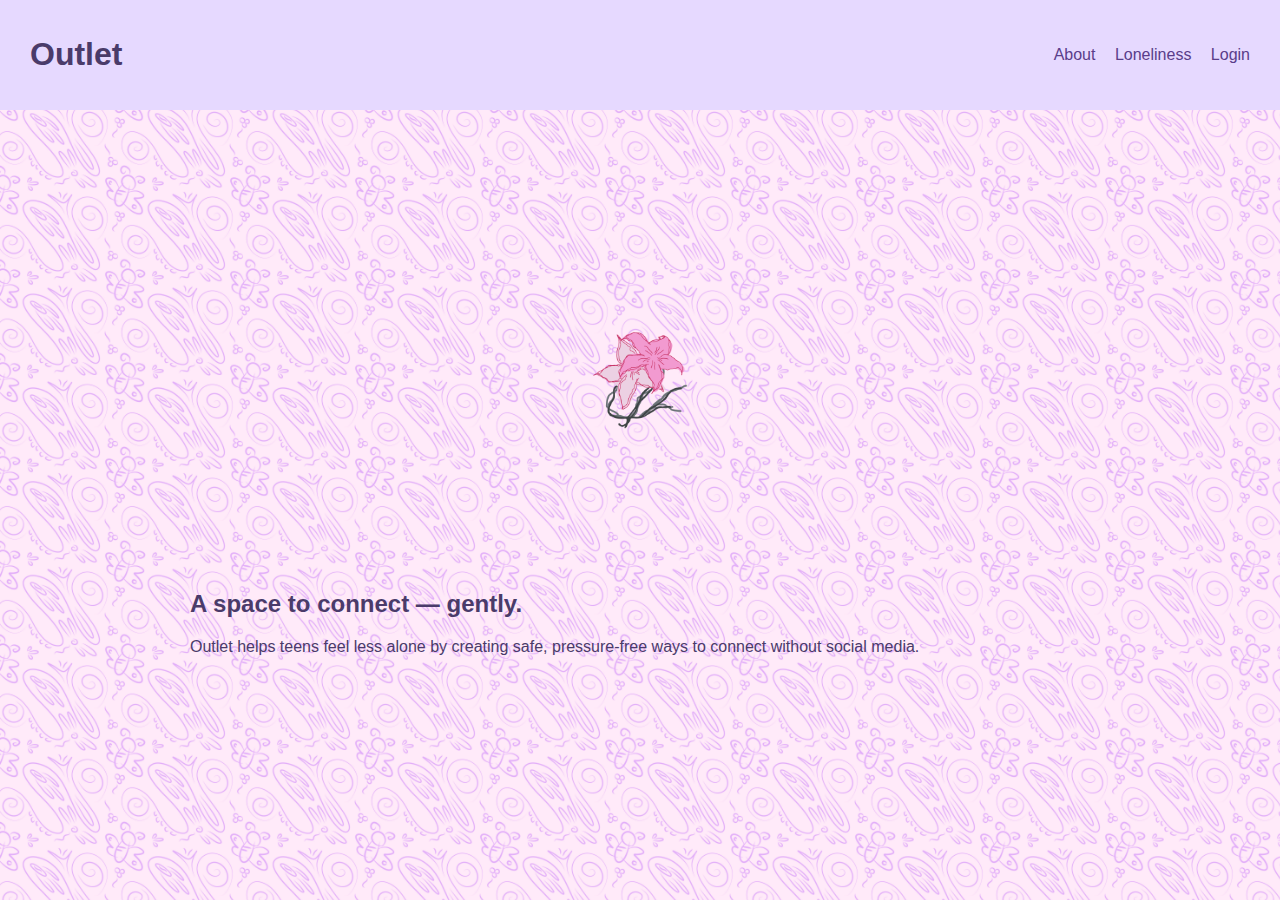
<file: index.html>
<!DOCTYPE html>
<html>
<head>
  <title>Outlet – You’re Not Alone</title>
  <link rel="stylesheet" href="style.css">
</head>
<body>
  <nav class="navbar">
    <h1 class="logo">Outlet</h1>
    <div>
      <a href="about.html">About</a>
      <a href="loneliness.html">Loneliness</a>
      <a href="login.html">Login</a>
    </div>
  </nav>

  <main class="content">
    <img src="images/flower-divider.png" class="divider">
    <!-- force rebuild -->
    <h2>A space to connect — gently.</h2>
    <p>
      Outlet helps teens feel less alone by creating safe, pressure-free ways
      to connect without social media.
    </p>
  </main>
</body>
</html>
</file>
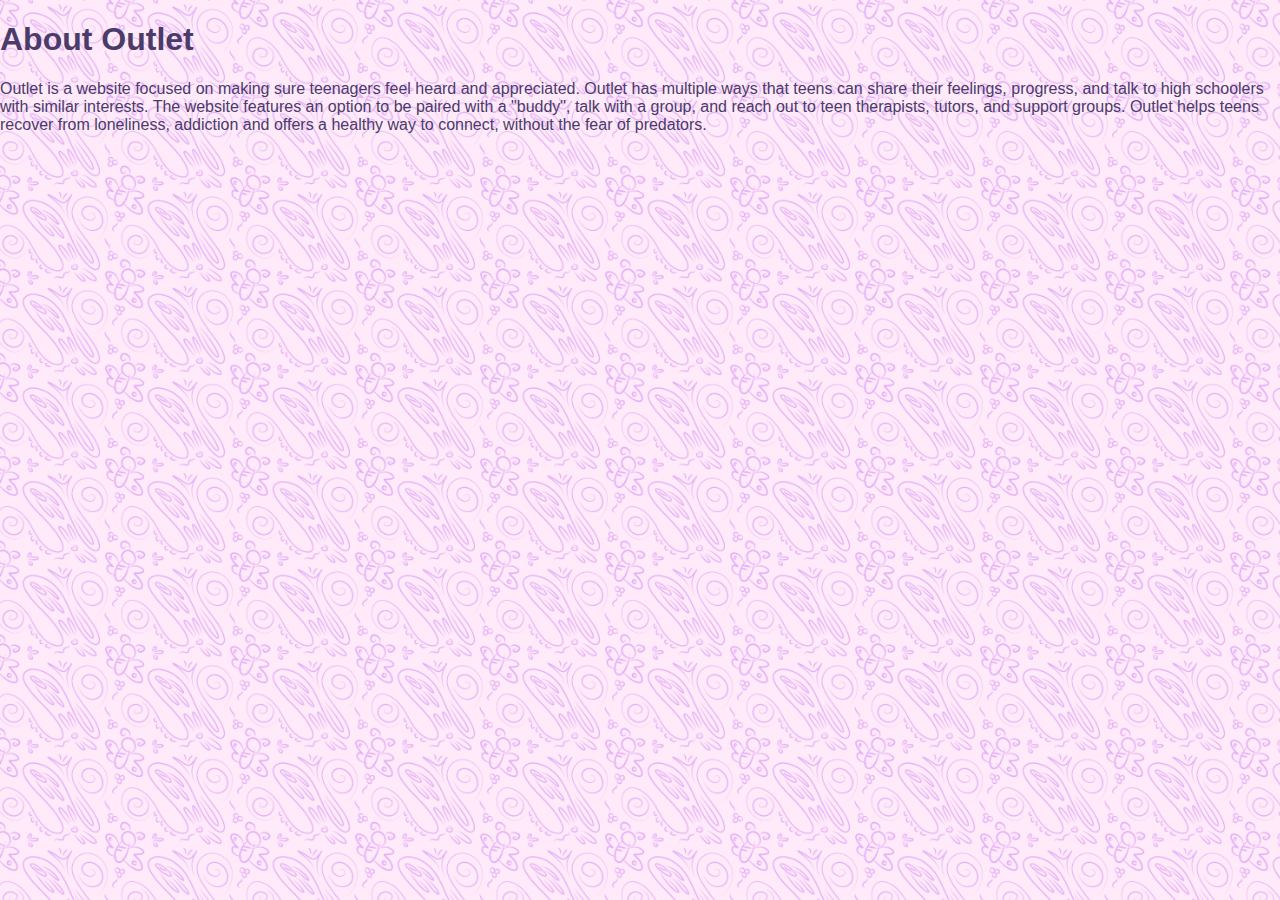
<file: about.html>
<!DOCTYPE html>
<html lang="en">
<head>
  <meta charset="UTF-8">
  <title>About Outlet</title>
  <link rel="stylesheet" href="style.css">
</head>
<body>

<h1>About Outlet</h1>
<p>Outlet is a website focused on making sure teenagers feel heard and appreciated. Outlet has multiple ways that teens can share their feelings, progress, and talk to high schoolers with similar interests. The website features an option to be paired with a "buddy", talk with a group, and reach out to teen therapists, tutors, and support groups. Outlet helps teens recover from loneliness, addiction and offers a healthy way to connect, without the fear of predators.  </p>

</body>
</html>
</file>
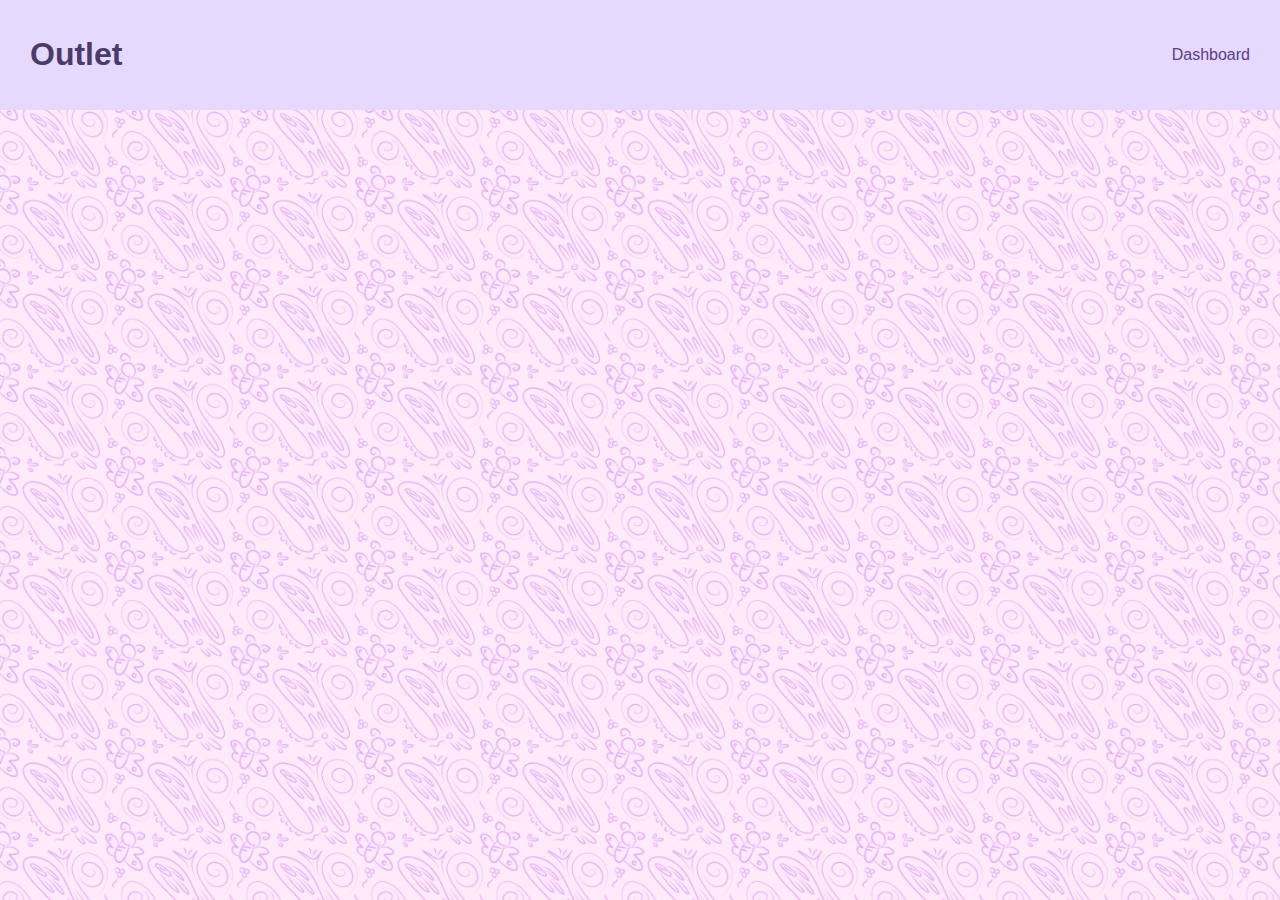
<file: community.html>
<!DOCTYPE html>
<html>
<head>
  <title>Community – Outlet</title>

  <!-- This connects your design styles -->
  <link rel="stylesheet" href="style.css">

  <!-- This makes the “Spark” posting work -->
  <script defer src="script.js"></script>
</head>

<body>

  <!-- TOP NAVIGATION BAR -->
  <nav class="navbar">
    <h1 class="logo">Outlet</h1>

    <!-- You can add more links later if you want -->
    <a href="dashboard.html">Dashboard</a>
  </nav>


  <!-- MAIN PAGE CONTENT -->
  <main class="content">

    <!-- Decorative flower divider -->
    <img src="ima
</file>
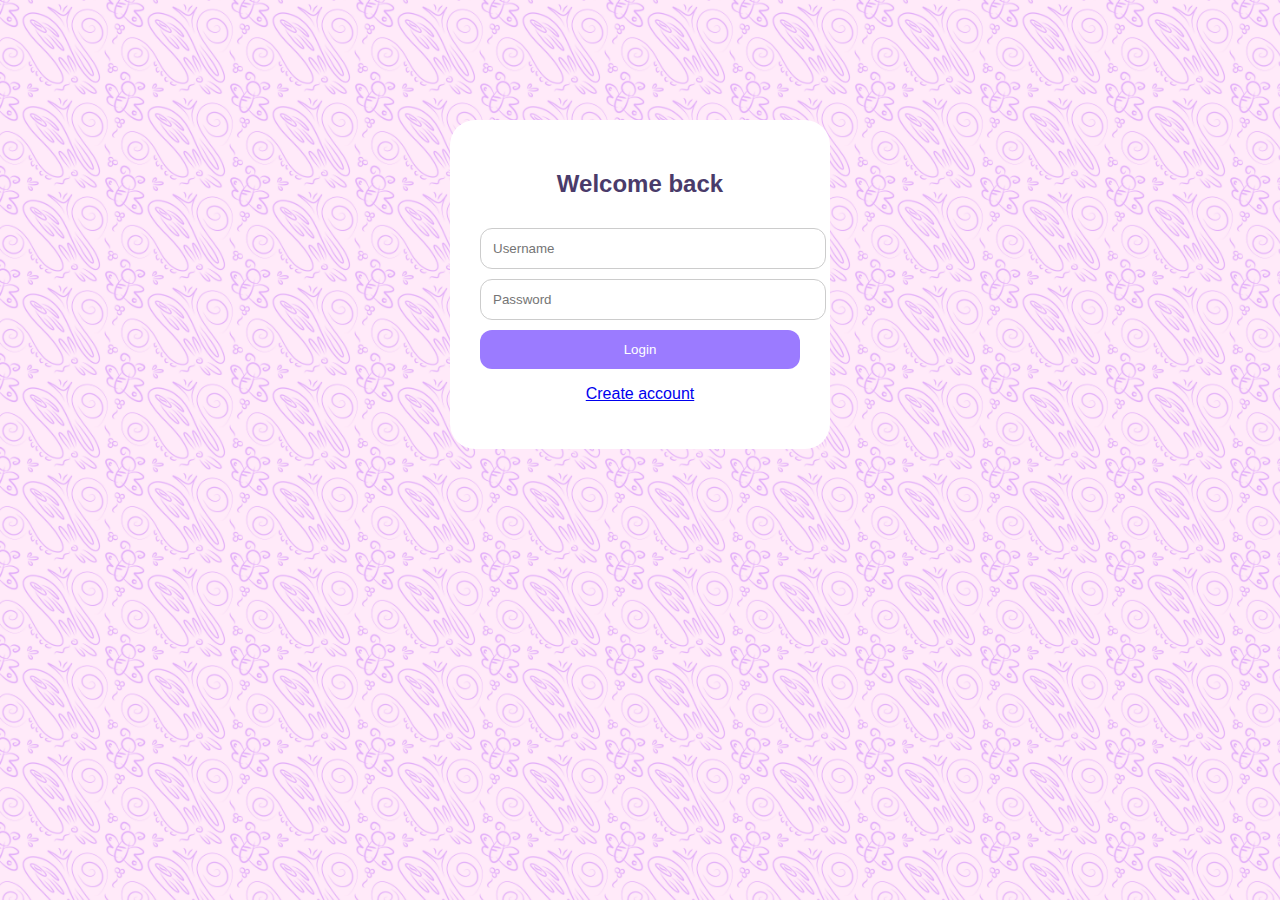
<file: login.html>
<!DOCTYPE html>
<html>
<head>
  <title>Login</title>
  <link rel="stylesheet" href="style.css">
  <script defer src="script.js"></script>
</head>
<body>
  <main class="auth-box">
    <h2>Welcome back</h2>
    <input id="loginUser" placeholder="Username">
    <input id="loginPass" type="password" placeholder="Password">
    <button onclick="login()">Login</button>
    <p><a href="signup.html">Create account</a></p>
  </main>
</body>
</html>
</file>
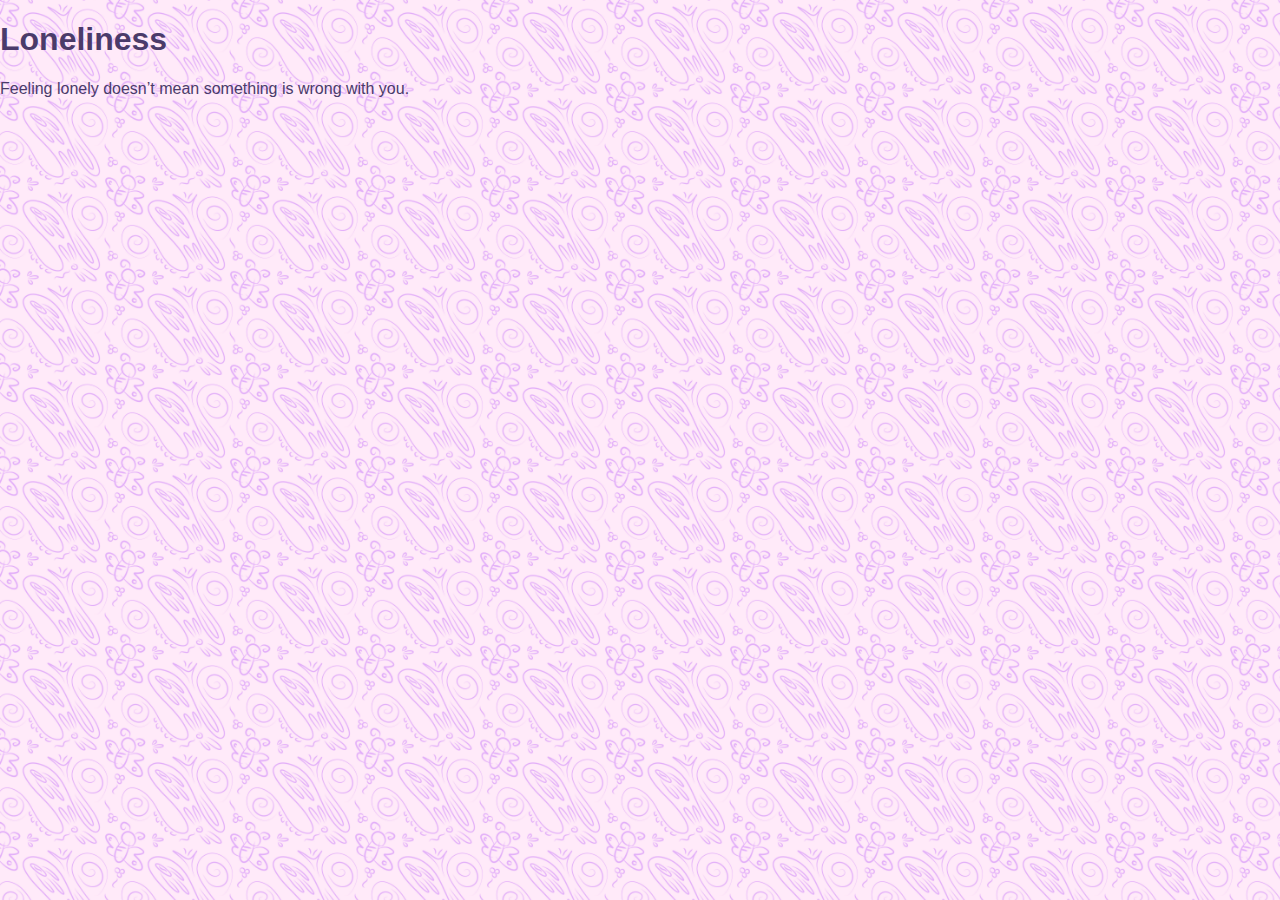
<file: loneliness.html>
<!DOCTYPE html>
<html lang="en">
<head>
  <meta charset="UTF-8">
  <title>Loneliness</title>
  <link rel="stylesheet" href="style.css">
</head>
<body>

<h1>Loneliness</h1>
<p>Feeling lonely doesn’t mean something is wrong with you.</p>

</body>
</html>
</file>
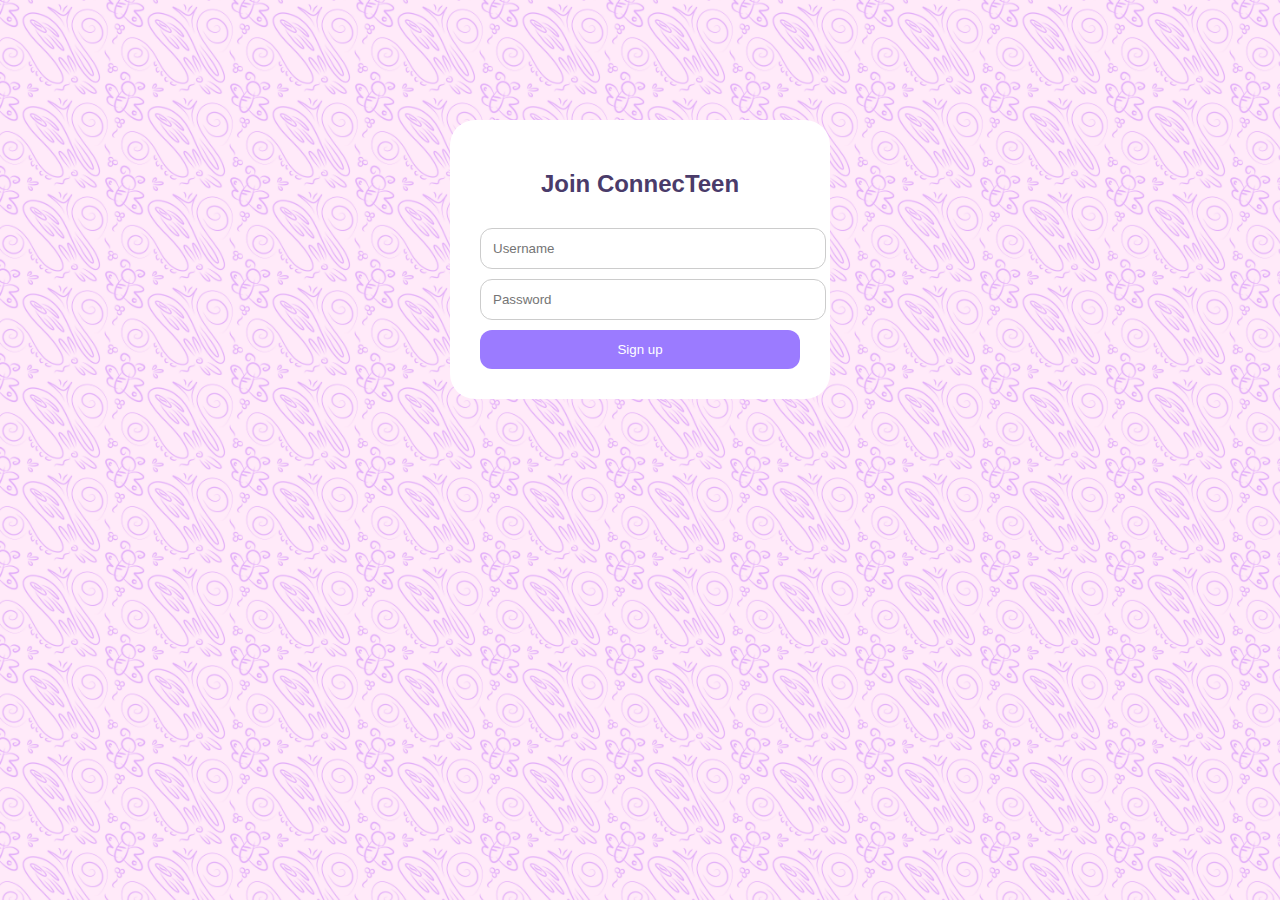
<file: signup.html>
<!DOCTYPE html>
<html>
<head>
  <title>Sign Up</title>
  <link rel="stylesheet" href="style.css">
  <script defer src="script.js"></script>
</head>
<body>
  <main class="auth-box">
    <h2>Join ConnecTeen</h2>
    <input id="signUser" placeholder="Username">
    <input id="signPass" type="password" placeholder="Password">
    <button onclick="signup()">Sign up</button>
  </main>
</body>
</html>
</file>
<file: style.css>
body {
  margin: 0;
  font-family: "Poppins", sans-serif;
  background: #fdf7ff url("images/floral-pattern.png") repeat;
  background-size: 250px;
  color: #4a3b6a;
}

.navbar {
  display: flex;
  justify-content: space-between;
  align-items: center;
  padding: 15px 30px;
  background: #e6d9ff;
}

.navbar a {
  margin-left: 15px;
  text-decoration: none;
  color: #5a3d8a;
  font-weight: 500;
}

.logo {
  display: flex;
  align-items: center;
  gap: 10px;
}

.logo-img {
  height: 40px;
}

.content {
  padding: 40px 20px;
  max-width: 900px;
  margin: auto;
}

.divider {
  display: block;
  margin: 20px auto;
  max-width: 300px;
}

.card {
  background: rgba(255, 255, 255, 0.96);
  padding: 28px;
  border-radius: 28px;
  box-shadow: 0 12px 30px rgba(155, 123, 255, 0.18);
  position: relative;
  margin-bottom: 30px;
}

.card::after {
  content: "";
  position: absolute;
  bottom: -14px;
  left: -14px;
  width: 50px;
  height: 50px;
  background: url("images/handdrawn-flower.png") no-repeat center/contain;
}

.card::before {
  content: "";
  position: absolute;
  top: -12px;
  right: -12px;
  width: 40px;
  height: 40px;
  background: url("images/flower-corner.png") no-repeat center/contain;
}

.auth-box {
  max-width: 320px;
  margin: 120px auto;
  background: white;
  padding: 30px;
  border-radius: 25px;
  text-align: center;
}

input, textarea, button {
  width: 100%;
  margin-top: 10px;
  padding: 12px;
  border-radius: 12px;
  border: 1px solid #ccc;
}

button {
  background: #9b7bff;
  color: white;
  border: none;
  cursor: pointer;
}
</file>
